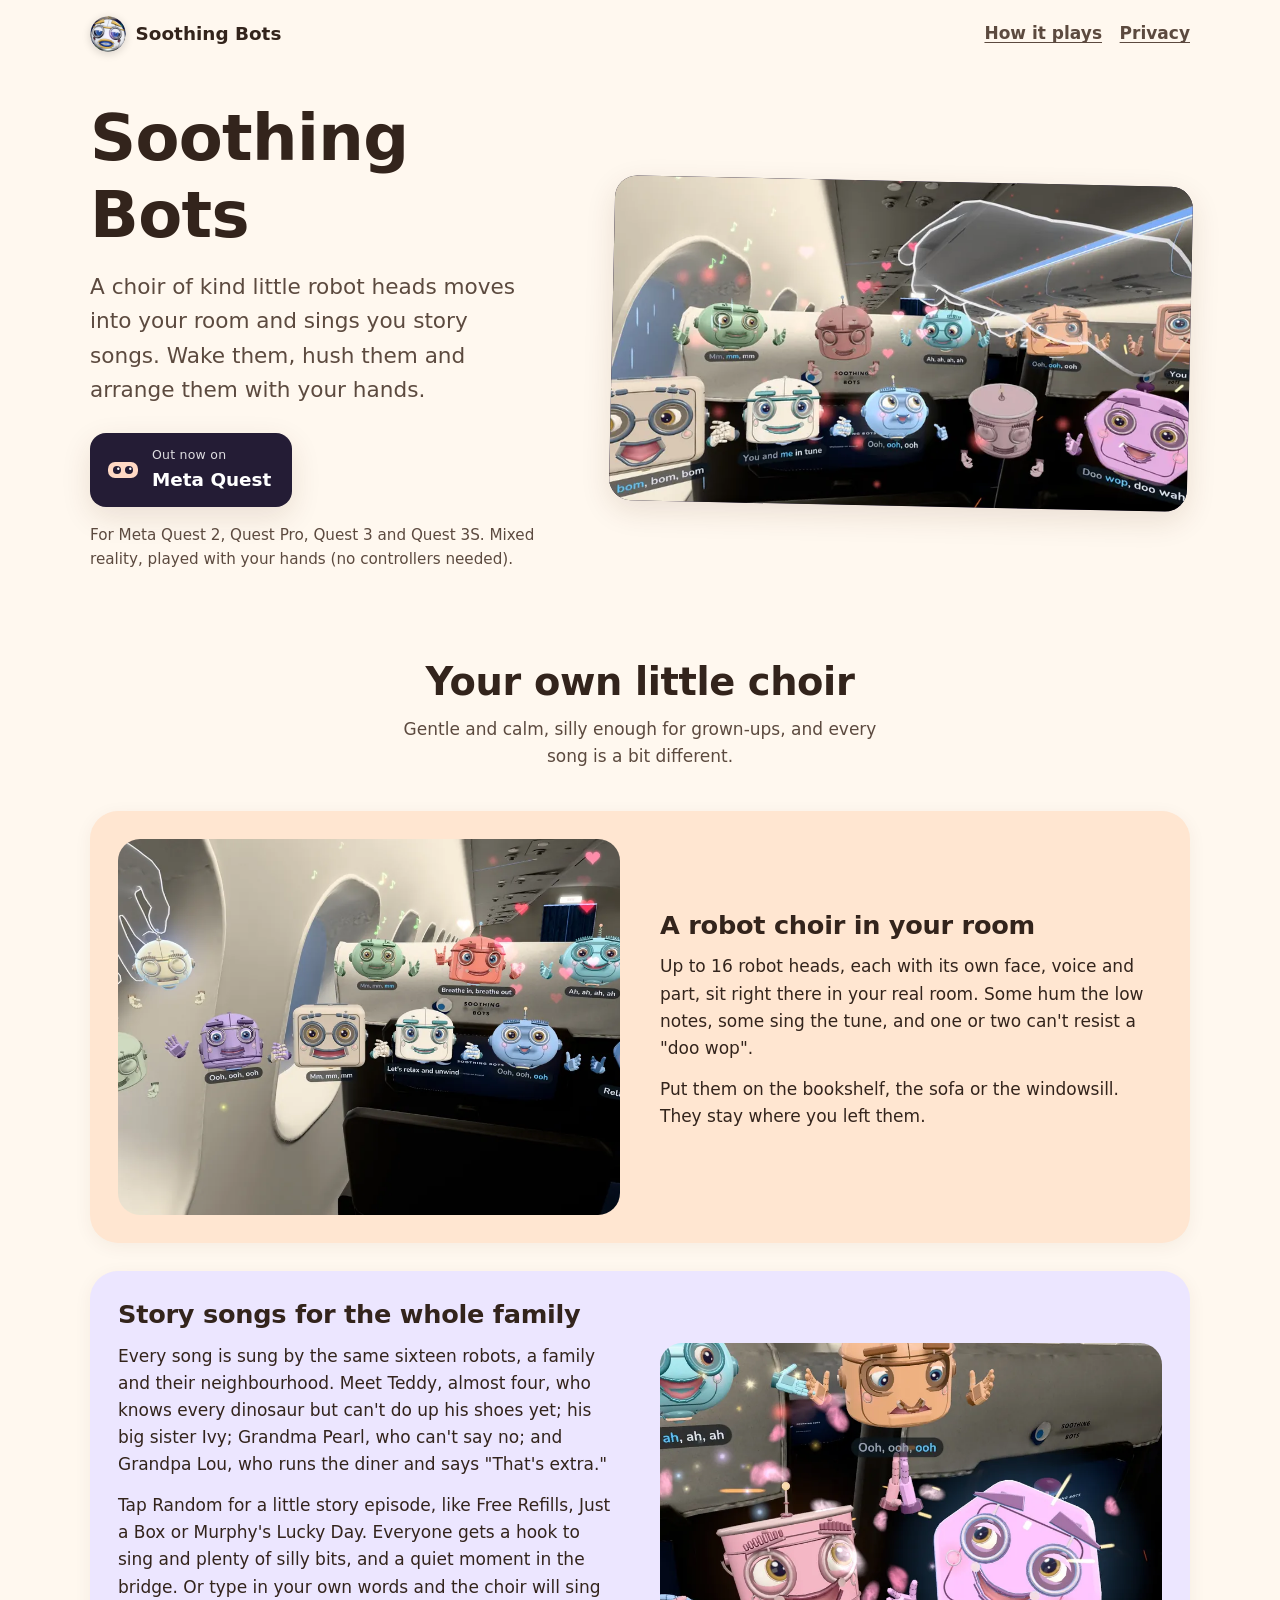
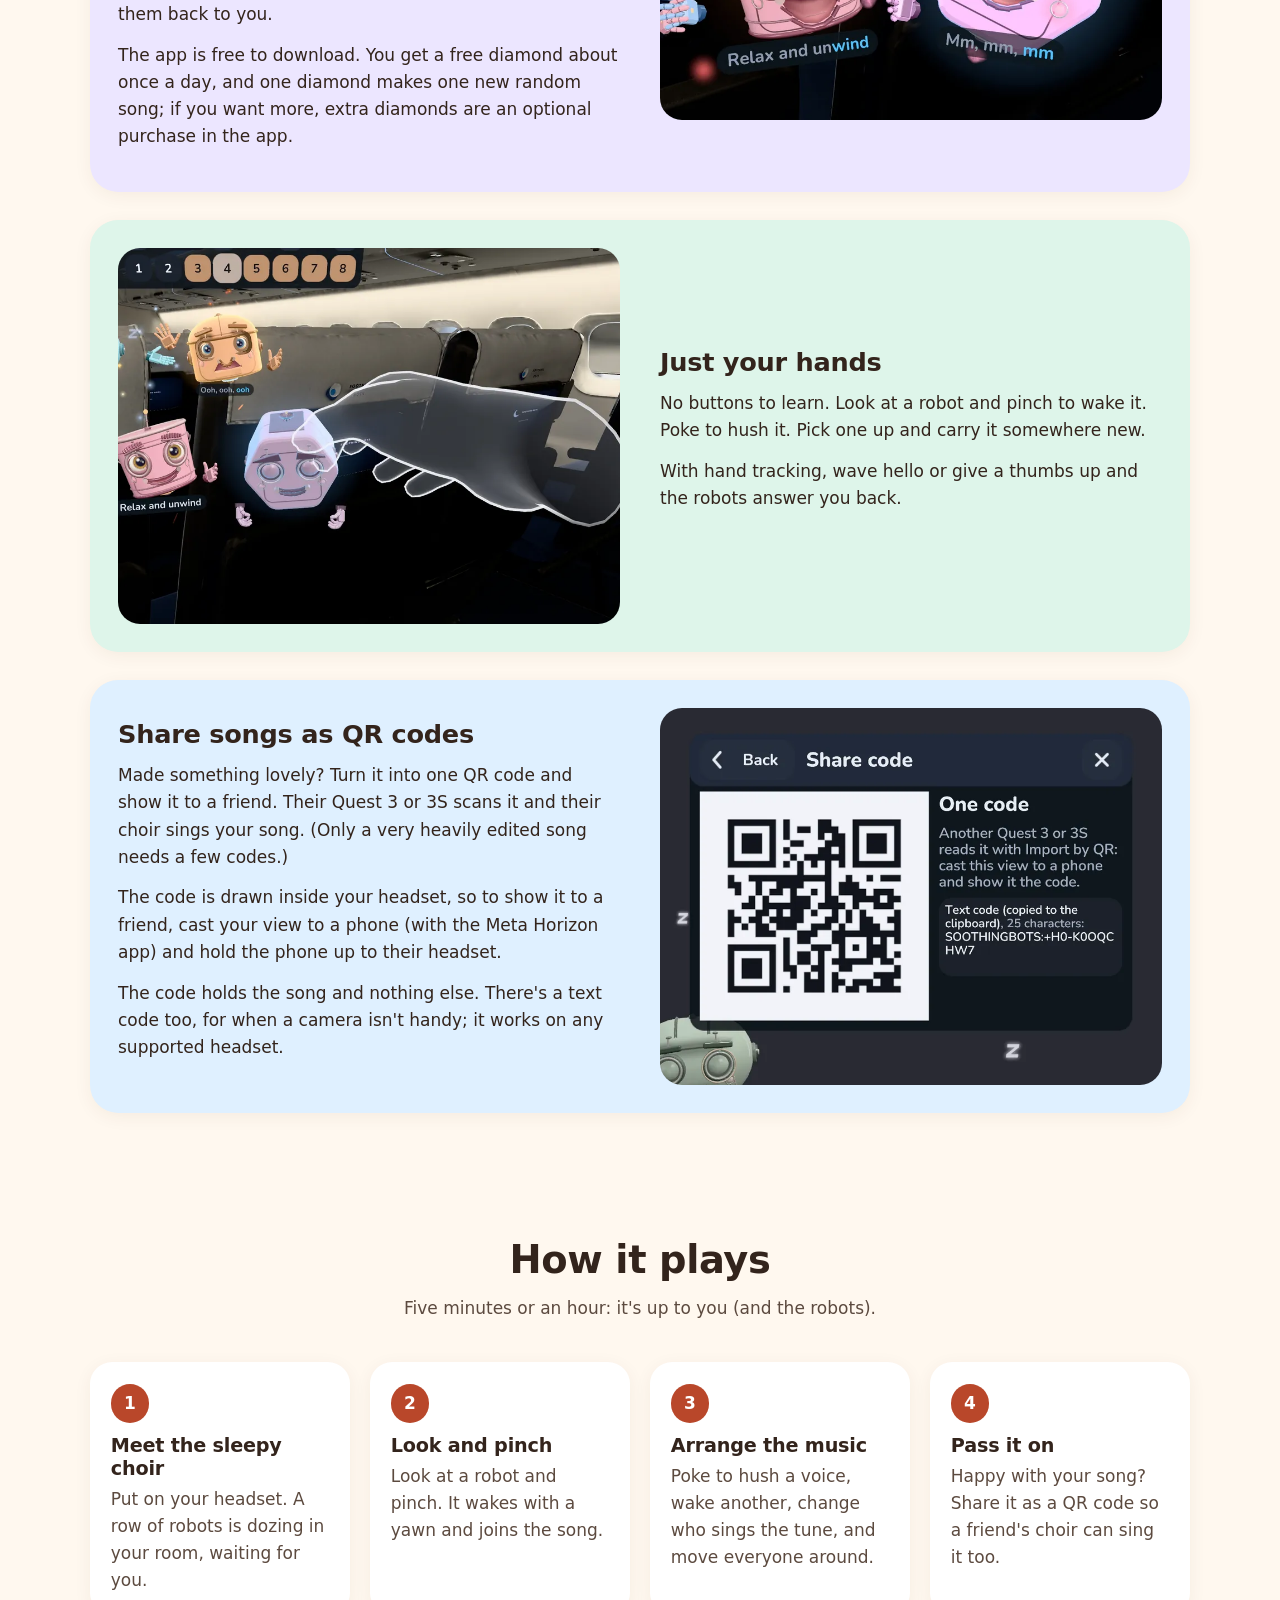
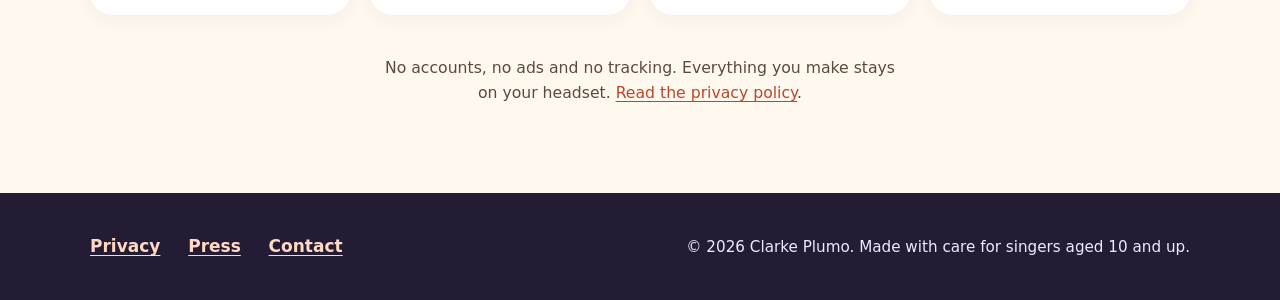
<file: index.html>
<!DOCTYPE html>
<html lang="en">
<head>
  <meta charset="utf-8">
  <meta name="viewport" content="width=device-width, initial-scale=1">
  <title>Soothing Bots: a robot choir in your room, for Meta Quest</title>
  <meta name="description" content="Soothing Bots is a mixed-reality music game for Meta Quest. Wake a choir of up to 16 kind robot heads in your room, arrange their story songs with your hands, and share songs as QR codes.">
  <meta name="theme-color" content="#fff8ef">
  <link rel="canonical" href="https://clrke.github.io/soothingbots/">
  <link rel="icon" href="favicon.ico" sizes="any">
  <link rel="icon" type="image/png" sizes="32x32" href="favicon-32.png">
  <link rel="icon" type="image/png" sizes="192x192" href="icon-192.png">
  <link rel="apple-touch-icon" href="apple-touch-icon.png">

  <meta property="og:type" content="website">
  <meta property="og:site_name" content="Soothing Bots">
  <meta property="og:title" content="Soothing Bots: a robot choir in your room">
  <meta property="og:description" content="A cosy mixed-reality music game for Meta Quest. Wake, mute and arrange a choir of kind robot heads with your hands.">
  <meta property="og:url" content="https://clrke.github.io/soothingbots/">
  <meta property="og:image" content="https://clrke.github.io/soothingbots/img/og.jpg">
  <meta property="og:image:width" content="1200">
  <meta property="og:image:height" content="630">
  <meta property="og:image:alt" content="A choir of pastel robot heads with big cartoon eyes sings lines such as 'You and me in tune' over airplane seat backs while an outlined hand reaches toward them.">
  <meta name="twitter:card" content="summary_large_image">

  <link rel="stylesheet" href="style.css">
</head>
<body>
  <a class="skip" href="#main">Skip to content</a>

  <header class="topbar">
    <div class="wrap">
      <a class="brand" href="./"><img src="icon-192.png" alt="" width="36" height="36">Soothing Bots</a>
      <nav aria-label="Site">
        <a href="#how">How it plays</a>
        <a href="privacy.html">Privacy</a>
      </nav>
    </div>
  </header>

  <main id="main">
    <section class="hero" aria-labelledby="title">
      <div class="wrap">
        <div>
          <h1 id="title">Soothing Bots</h1>
          <p class="pitch">A choir of kind little robot heads moves into your room and sings you story songs. Wake them, hush them and arrange them with your hands.</p>
          <a class="badge" href="https://www.meta.com/experiences/1091303100363781/" aria-label="Soothing Bots on the Meta Horizon Store: out now on Meta Quest">
            <svg width="34" height="34" viewBox="0 0 34 34" aria-hidden="true" focusable="false">
              <rect x="2" y="9" width="30" height="16" rx="7" fill="#ffd9c4"/>
              <circle cx="11" cy="17" r="4" fill="#241c35"/><circle cx="23" cy="17" r="4" fill="#241c35"/>
              <circle cx="12.3" cy="15.7" r="1.2" fill="#fff"/><circle cx="24.3" cy="15.7" r="1.2" fill="#fff"/>
            </svg>
            <span><small>Out now on</small><strong>Meta Quest</strong></span>
          </a>
          <p class="devices">For Meta Quest 2, Quest Pro, Quest 3 and Quest 3S. Mixed reality, played with your hands (no controllers needed).</p>
        </div>
        <figure class="hero-art">
          <img src="img/hero-1600.webp"
               srcset="img/hero-800.webp 800w, img/hero-1600.webp 1600w"
               sizes="(min-width: 900px) 600px, 100vw"
               width="1600" height="900" fetchpriority="high"
               alt="A choir of friendly pastel robot heads with big cartoon eyes, in mint, aqua, peach, cream, ivory, powder blue and lilac, sings lines such as 'You and me in tune' and 'Doo wop, doo wah' over airplane seat backs, with little floating hands and pink hearts, as an outlined hand reaches in. A rose robot and a pale pink one doze.">
        </figure>
      </div>
    </section>

    <section class="features" aria-labelledby="features-title">
      <div class="wrap">
        <h2 id="features-title" class="section-title">Your own little choir</h2>
        <p class="section-lead">Gentle and calm, silly enough for grown-ups, and every song is a bit different.</p>

        <article class="feature">
          <figure class="feature-art">
            <img src="img/choir-room.webp" width="1200" height="675" loading="lazy"
                 alt="Two rows of pastel robot heads float over the seat backs by a window, mint, coral, aqua, lilac, cream, ivory, powder blue and blue, each with its own lyric card, such as 'Breathe in, breathe out' and 'Relax and unwind', while an outlined hand pinches a sleepy cream robot.">
          </figure>
          <div>
            <h3>A robot choir in your room</h3>
            <p>Up to 16 robot heads, each with its own face, voice and part, sit right there in your real room. Some hum the low notes, some sing the tune, and one or two can't resist a "doo wop".</p>
            <p>Put them on the bookshelf, the sofa or the windowsill. They stay where you left them.</p>
          </div>
        </article>

        <article class="feature">
          <figure class="feature-art">
            <img src="img/story-songs.webp" width="900" height="900" loading="lazy"
                 alt="Close-up of smiling pastel robots singing: a pink bucket-shaped robot sings 'Relax and unwind', a lilac-pink six-sided one sings 'Mm, mm, mm' and a peach one sings 'Ooh, ooh, ooh', with an aqua robot beside them.">
          </figure>
          <div>
            <h3>Story songs for the whole family</h3>
            <p>Every song is sung by the same sixteen robots, a family and their neighbourhood. Meet Teddy, almost four, who knows every dinosaur but can't do up his shoes yet; his big sister Ivy; Grandma Pearl, who can't say no; and Grandpa Lou, who runs the diner and says "That's extra."</p>
            <p>Tap Random for a little story episode, like Free Refills, Just a Box or Murphy's Lucky Day. Everyone gets a hook to sing and plenty of silly bits, and a quiet moment in the bridge. Or type in your own words and the choir will sing them back to you.</p>
            <p>The app is free to download. You get a free diamond about once a day, and one diamond makes one new random song; if you want more, extra diamonds are an optional purchase in the app.</p>
          </div>
        </article>

        <article class="feature">
          <figure class="feature-art">
            <img src="img/hands-pinch.webp" width="900" height="900" loading="lazy"
                 alt="An outlined hand pinches a sleepy pale pink robot awake, next to a pink robot singing 'Relax and unwind' and a peach robot singing 'Ooh, ooh, ooh', under a robot's settings panel.">
          </figure>
          <div>
            <h3>Just your hands</h3>
            <p>No buttons to learn. Look at a robot and pinch to wake it. Poke to hush it. Pick one up and carry it somewhere new.</p>
            <p>With hand tracking, wave hello or give a thumbs up and the robots answer you back.</p>
          </div>
        </article>

        <article class="feature">
          <figure class="feature-art">
            <img src="img/share-qr.webp" width="900" height="720" loading="lazy"
                 alt="The Share code panel showing a single QR code under the heading 'One code', with a short text code beside it and a sleepy mint robot below.">
          </figure>
          <div>
            <h3>Share songs as QR codes</h3>
            <p>Made something lovely? Turn it into one QR code and show it to a friend. Their Quest 3 or 3S scans it and their choir sings your song. (Only a very heavily edited song needs a few codes.)</p>
            <p>The code is drawn inside your headset, so to show it to a friend, cast your view to a phone (with the Meta Horizon app) and hold the phone up to their headset.</p>
            <p>The code holds the song and nothing else. There's a text code too, for when a camera isn't handy; it works on any supported headset.</p>
          </div>
        </article>
      </div>
    </section>

    <section class="how" id="how" aria-labelledby="how-title">
      <div class="wrap">
        <h2 id="how-title" class="section-title">How it plays</h2>
        <p class="section-lead">Five minutes or an hour: it's up to you (and the robots).</p>
        <ol class="steps">
          <li>
            <h3>Meet the sleepy choir</h3>
            <p>Put on your headset. A row of robots is dozing in your room, waiting for you.</p>
          </li>
          <li>
            <h3>Look and pinch</h3>
            <p>Look at a robot and pinch. It wakes with a yawn and joins the song.</p>
          </li>
          <li>
            <h3>Arrange the music</h3>
            <p>Poke to hush a voice, wake another, change who sings the tune, and move everyone around.</p>
          </li>
          <li>
            <h3>Pass it on</h3>
            <p>Happy with your song? Share it as a QR code so a friend's choir can sing it too.</p>
          </li>
        </ol>
        <p class="note">No accounts, no ads and no tracking. Everything you make stays on your headset. <a href="privacy.html">Read the privacy policy</a>.</p>
      </div>
    </section>
  </main>

  <footer class="footer">
    <div class="wrap">
      <nav aria-label="Footer">
        <a href="privacy.html">Privacy</a>
        <a href="press.html">Press</a>
        <a href="mailto:clarke.plumo@gmail.com">Contact</a>
      </nav>
      <p>&copy; 2026 Clarke Plumo. Made with care for singers aged 10 and up.</p>
    </div>
  </footer>
</body>
</html>
</file>
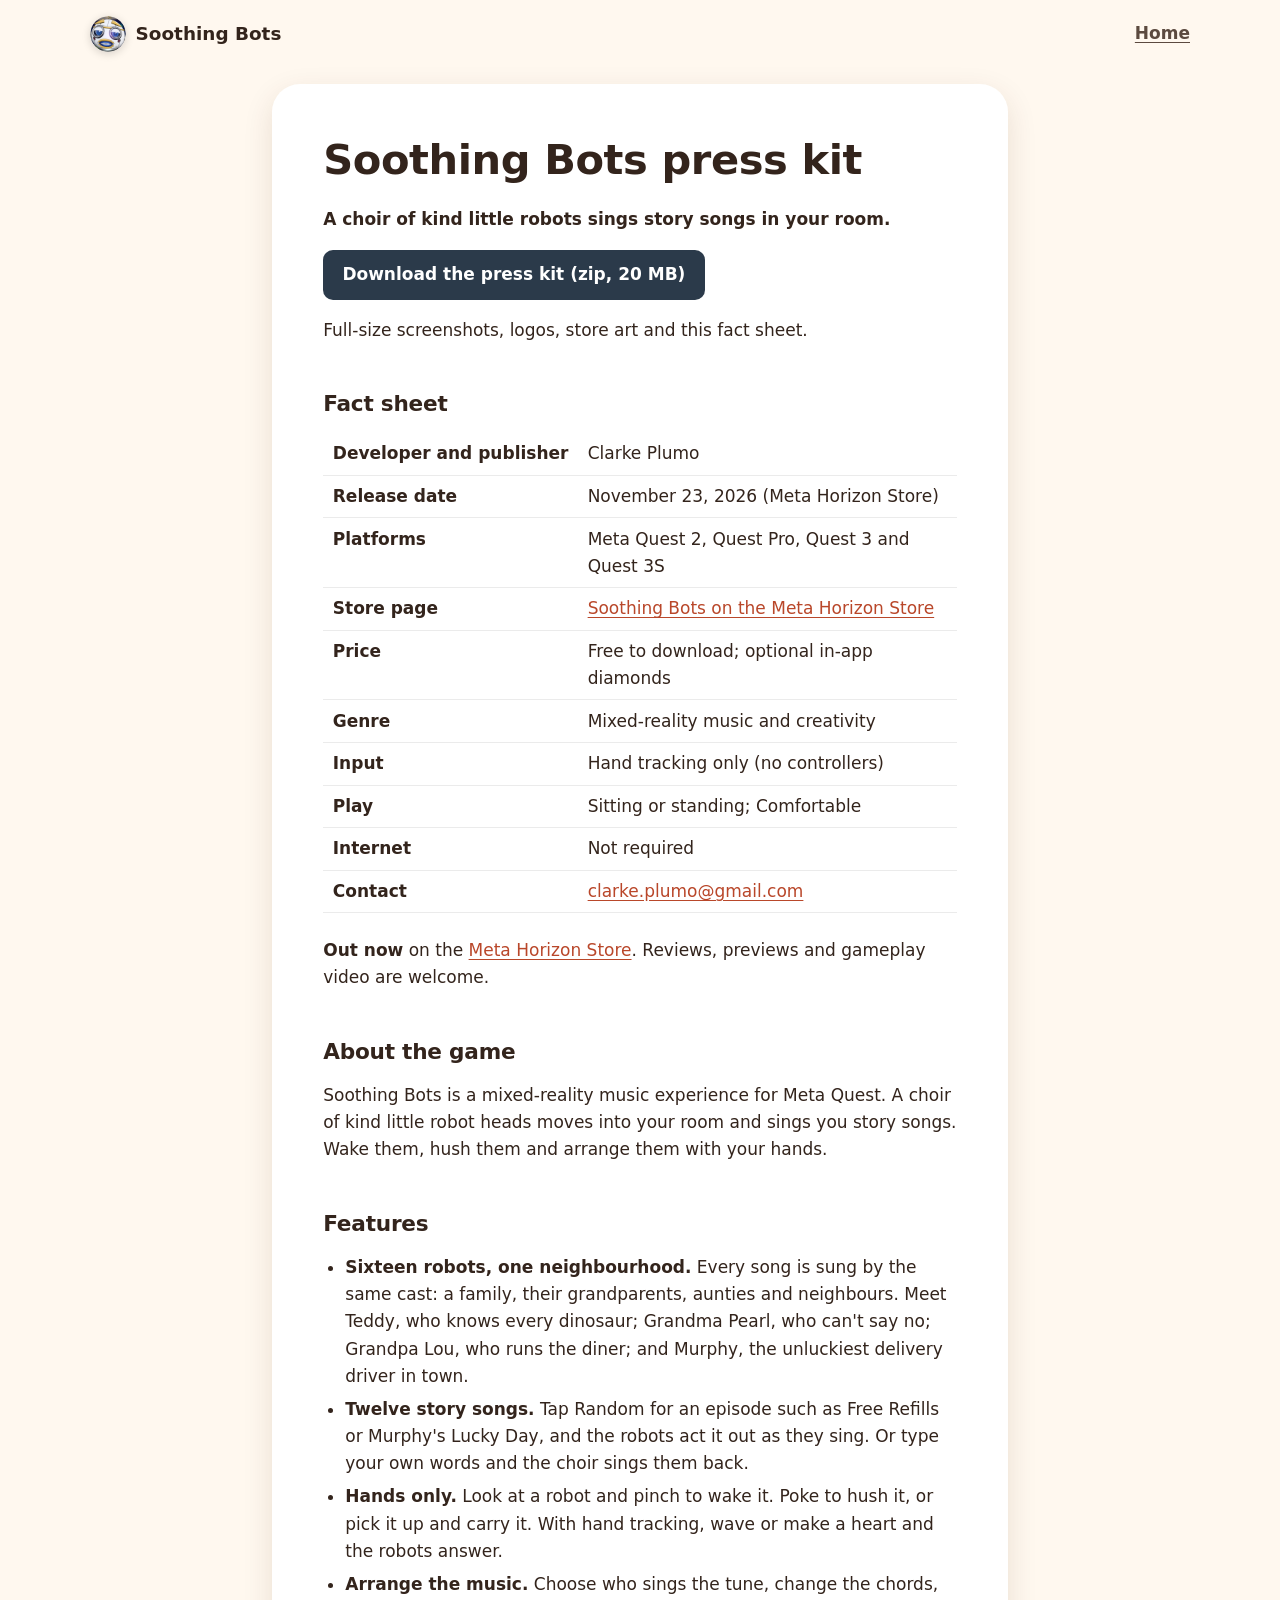
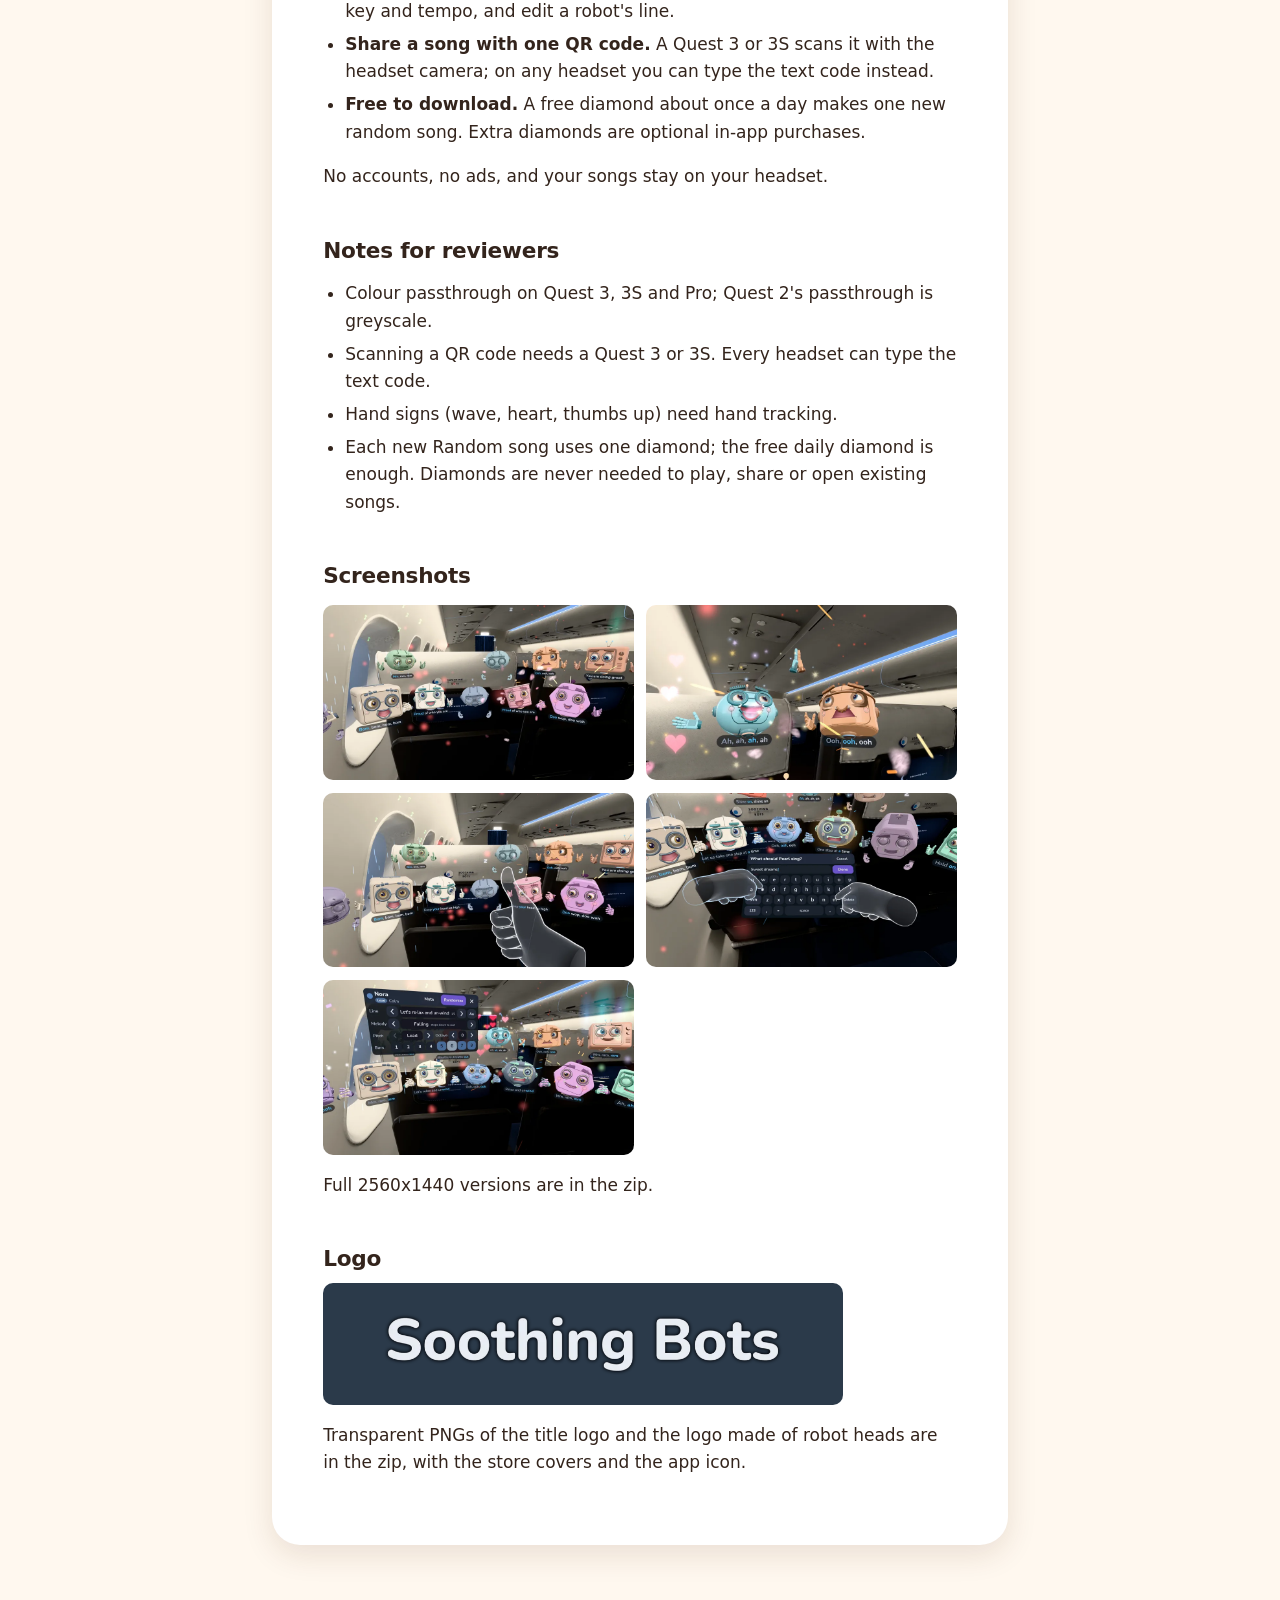
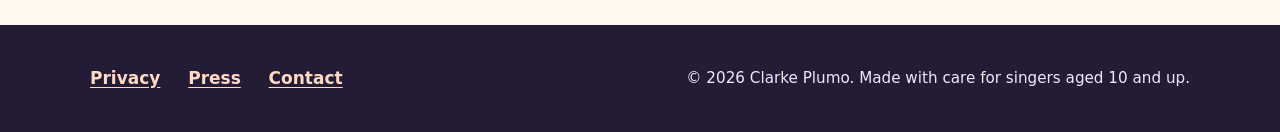
<file: press.html>
<!DOCTYPE html>
<html lang="en">
<head>
  <meta charset="utf-8">
  <meta name="viewport" content="width=device-width, initial-scale=1">
  <title>Soothing Bots Press Kit</title>
  <meta name="description" content="Press kit for Soothing Bots, a mixed-reality music game for Meta Quest: fact sheet, screenshots, logos and store art.">
  <meta name="theme-color" content="#fff8ef">
  <link rel="canonical" href="https://clrke.github.io/soothingbots/press.html">
  <link rel="icon" href="favicon.ico" sizes="any">
  <link rel="icon" type="image/png" sizes="32x32" href="favicon-32.png">
  <link rel="apple-touch-icon" href="apple-touch-icon.png">
  <meta property="og:type" content="article">
  <meta property="og:site_name" content="Soothing Bots">
  <meta property="og:title" content="Soothing Bots Press Kit">
  <meta property="og:url" content="https://clrke.github.io/soothingbots/press.html">
  <meta property="og:image" content="https://clrke.github.io/soothingbots/img/og.jpg">
  <link rel="stylesheet" href="style.css">
  <style>
    .facts { border-collapse: collapse; width: 100%; margin: 1rem 0 1.5rem; }
    .facts th, .facts td { text-align: left; vertical-align: top; padding: .45rem .6rem; border-bottom: 1px solid rgba(0,0,0,.08); }
    .facts th { white-space: nowrap; width: 12rem; }
    .shots { display: grid; grid-template-columns: repeat(auto-fill, minmax(260px, 1fr)); gap: .8rem; margin: 1rem 0; }
    .shots img, .press-logo { width: 100%; height: auto; border-radius: 10px; display: block; }
    .press-logo { max-width: 520px; background: #2b3a4a; padding: 1rem; box-sizing: border-box; }
    .download { display: inline-block; padding: .7rem 1.2rem; border-radius: 10px; background: #2b3a4a; color: #fff; text-decoration: none; font-weight: 700; }
  </style>
</head>
<body>
  <a class="skip" href="#main">Skip to content</a>
  <header class="topbar">
    <div class="wrap">
      <a class="brand" href="./"><img src="icon-192.png" alt="" width="36" height="36">Soothing Bots</a>
      <nav aria-label="Site">
        <a href="./">Home</a>
      </nav>
    </div>
  </header>
  <main id="main" class="doc">
    <div class="wrap">
      <article>
        <h1>Soothing Bots press kit</h1>
        <p><strong>A choir of kind little robots sings story songs in your room.</strong></p>
        <p><a class="download" href="https://github.com/clrke/soothingbots/releases/download/press-kit/SoothingBots-PressKit.zip">Download the press kit (zip, 20 MB)</a></p>
        <p>Full-size screenshots, logos, store art and this fact sheet.</p>

        <h2>Fact sheet</h2>
        <table class="facts">
          <tr><th scope="row">Developer and publisher</th><td>Clarke Plumo</td></tr>
          <tr><th scope="row">Release date</th><td>November 23, 2026 (Meta Horizon Store)</td></tr>
          <tr><th scope="row">Platforms</th><td>Meta Quest 2, Quest Pro, Quest 3 and Quest 3S</td></tr>
          <tr><th scope="row">Store page</th><td><a href="https://www.meta.com/experiences/1091303100363781/">Soothing Bots on the Meta Horizon Store</a></td></tr>
          <tr><th scope="row">Price</th><td>Free to download; optional in-app diamonds</td></tr>
          <tr><th scope="row">Genre</th><td>Mixed-reality music and creativity</td></tr>
          <tr><th scope="row">Input</th><td>Hand tracking only (no controllers)</td></tr>
          <tr><th scope="row">Play</th><td>Sitting or standing; Comfortable</td></tr>
          <tr><th scope="row">Internet</th><td>Not required</td></tr>
          <tr><th scope="row">Contact</th><td><a href="mailto:clarke.plumo@gmail.com">clarke.plumo@gmail.com</a></td></tr>
        </table>
        <p><strong>Out now</strong> on the <a href="https://www.meta.com/experiences/1091303100363781/">Meta Horizon Store</a>. Reviews, previews and gameplay video are welcome.</p>

        <h2>About the game</h2>
        <p>Soothing Bots is a mixed-reality music experience for Meta Quest. A choir of kind little robot heads moves into your room and sings you story songs. Wake them, hush them and arrange them with your hands.</p>

        <h2>Features</h2>
        <ul>
          <li><strong>Sixteen robots, one neighbourhood.</strong> Every song is sung by the same cast: a family, their grandparents, aunties and neighbours. Meet Teddy, who knows every dinosaur; Grandma Pearl, who can't say no; Grandpa Lou, who runs the diner; and Murphy, the unluckiest delivery driver in town.</li>
          <li><strong>Twelve story songs.</strong> Tap Random for an episode such as Free Refills or Murphy's Lucky Day, and the robots act it out as they sing. Or type your own words and the choir sings them back.</li>
          <li><strong>Hands only.</strong> Look at a robot and pinch to wake it. Poke to hush it, or pick it up and carry it. With hand tracking, wave or make a heart and the robots answer.</li>
          <li><strong>Arrange the music.</strong> Choose who sings the tune, change the chords, key and tempo, and edit a robot's line.</li>
          <li><strong>Share a song with one QR code.</strong> A Quest 3 or 3S scans it with the headset camera; on any headset you can type the text code instead.</li>
          <li><strong>Free to download.</strong> A free diamond about once a day makes one new random song. Extra diamonds are optional in-app purchases.</li>
        </ul>
        <p>No accounts, no ads, and your songs stay on your headset.</p>

        <h2>Notes for reviewers</h2>
        <ul>
          <li>Colour passthrough on Quest 3, 3S and Pro; Quest 2's passthrough is greyscale.</li>
          <li>Scanning a QR code needs a Quest 3 or 3S. Every headset can type the text code.</li>
          <li>Hand signs (wave, heart, thumbs up) need hand tracking.</li>
          <li>Each new Random song uses one diamond; the free daily diamond is enough. Diamonds are never needed to play, share or open existing songs.</li>
        </ul>

        <h2>Screenshots</h2>
        <div class="shots">
          <img src="img/press/screenshot_1_choir.webp" width="960" height="540" loading="lazy" alt="The robot choir sings with lyric captions, floating in an airplane cabin.">
          <img src="img/press/screenshot_2_singing_closeup.webp" width="960" height="540" loading="lazy" alt="Two robots sing up close, with hearts and sparkles around them.">
          <img src="img/press/screenshot_3_thumbs_up.webp" width="960" height="540" loading="lazy" alt="The player's hand gives the choir a thumbs up.">
          <img src="img/press/screenshot_4_type_a_line.webp" width="960" height="540" loading="lazy" alt="Typing a new line for Pearl to sing on the in-app keyboard.">
          <img src="img/press/screenshot_5_bot_panel.webp" width="960" height="540" loading="lazy" alt="Nora's panel: her line, melody, pitch and bars.">
        </div>
        <p>Full 2560x1440 versions are in the zip.</p>

        <h2>Logo</h2>
        <img class="press-logo" src="img/press/logo.webp" width="900" height="166" loading="lazy" alt="Soothing Bots title logo.">
        <p>Transparent PNGs of the title logo and the logo made of robot heads are in the zip, with the store covers and the app icon.</p>
      </article>
    </div>
  </main>

  <footer class="footer">
    <div class="wrap">
      <nav aria-label="Footer">
        <a href="privacy.html">Privacy</a>
        <a href="press.html">Press</a>
        <a href="mailto:clarke.plumo@gmail.com">Contact</a>
      </nav>
      <p>&copy; 2026 Clarke Plumo. Made with care for singers aged 10 and up.</p>
    </div>
  </footer>
</body>
</html>
</file>
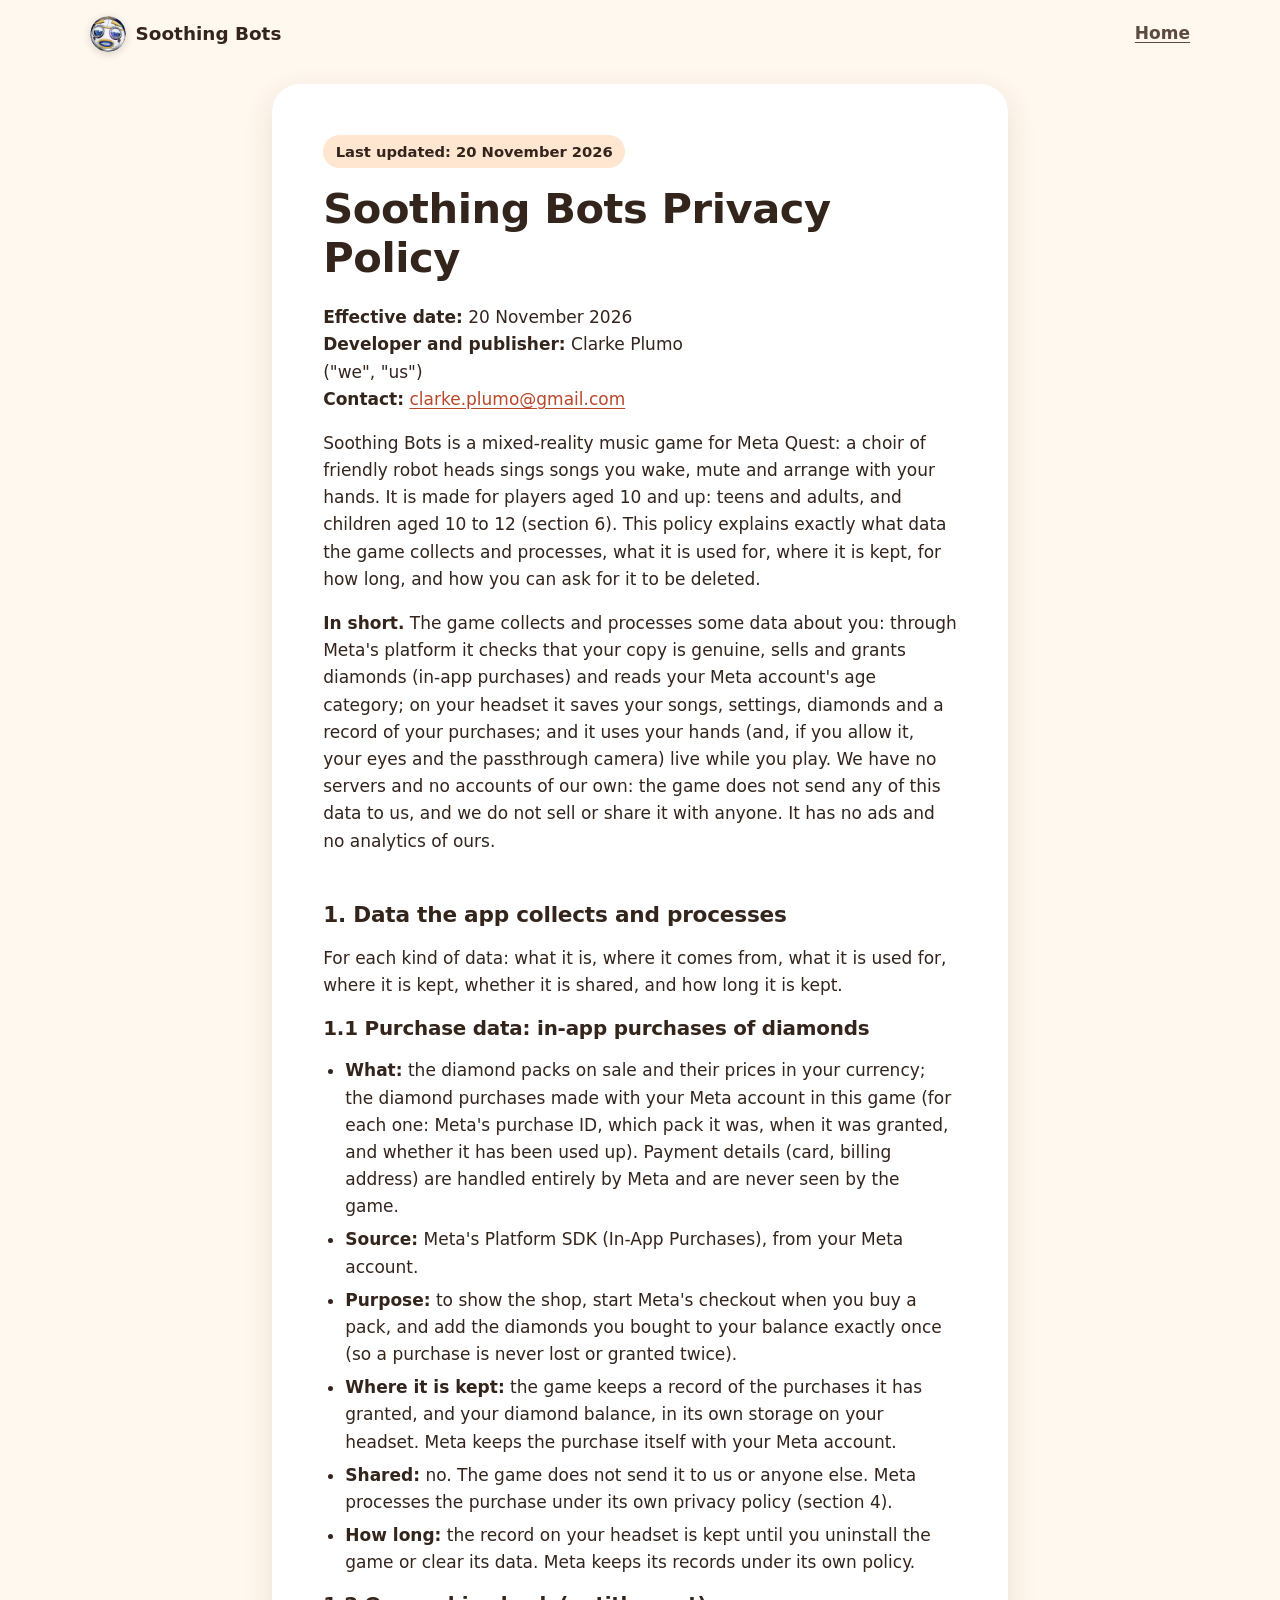
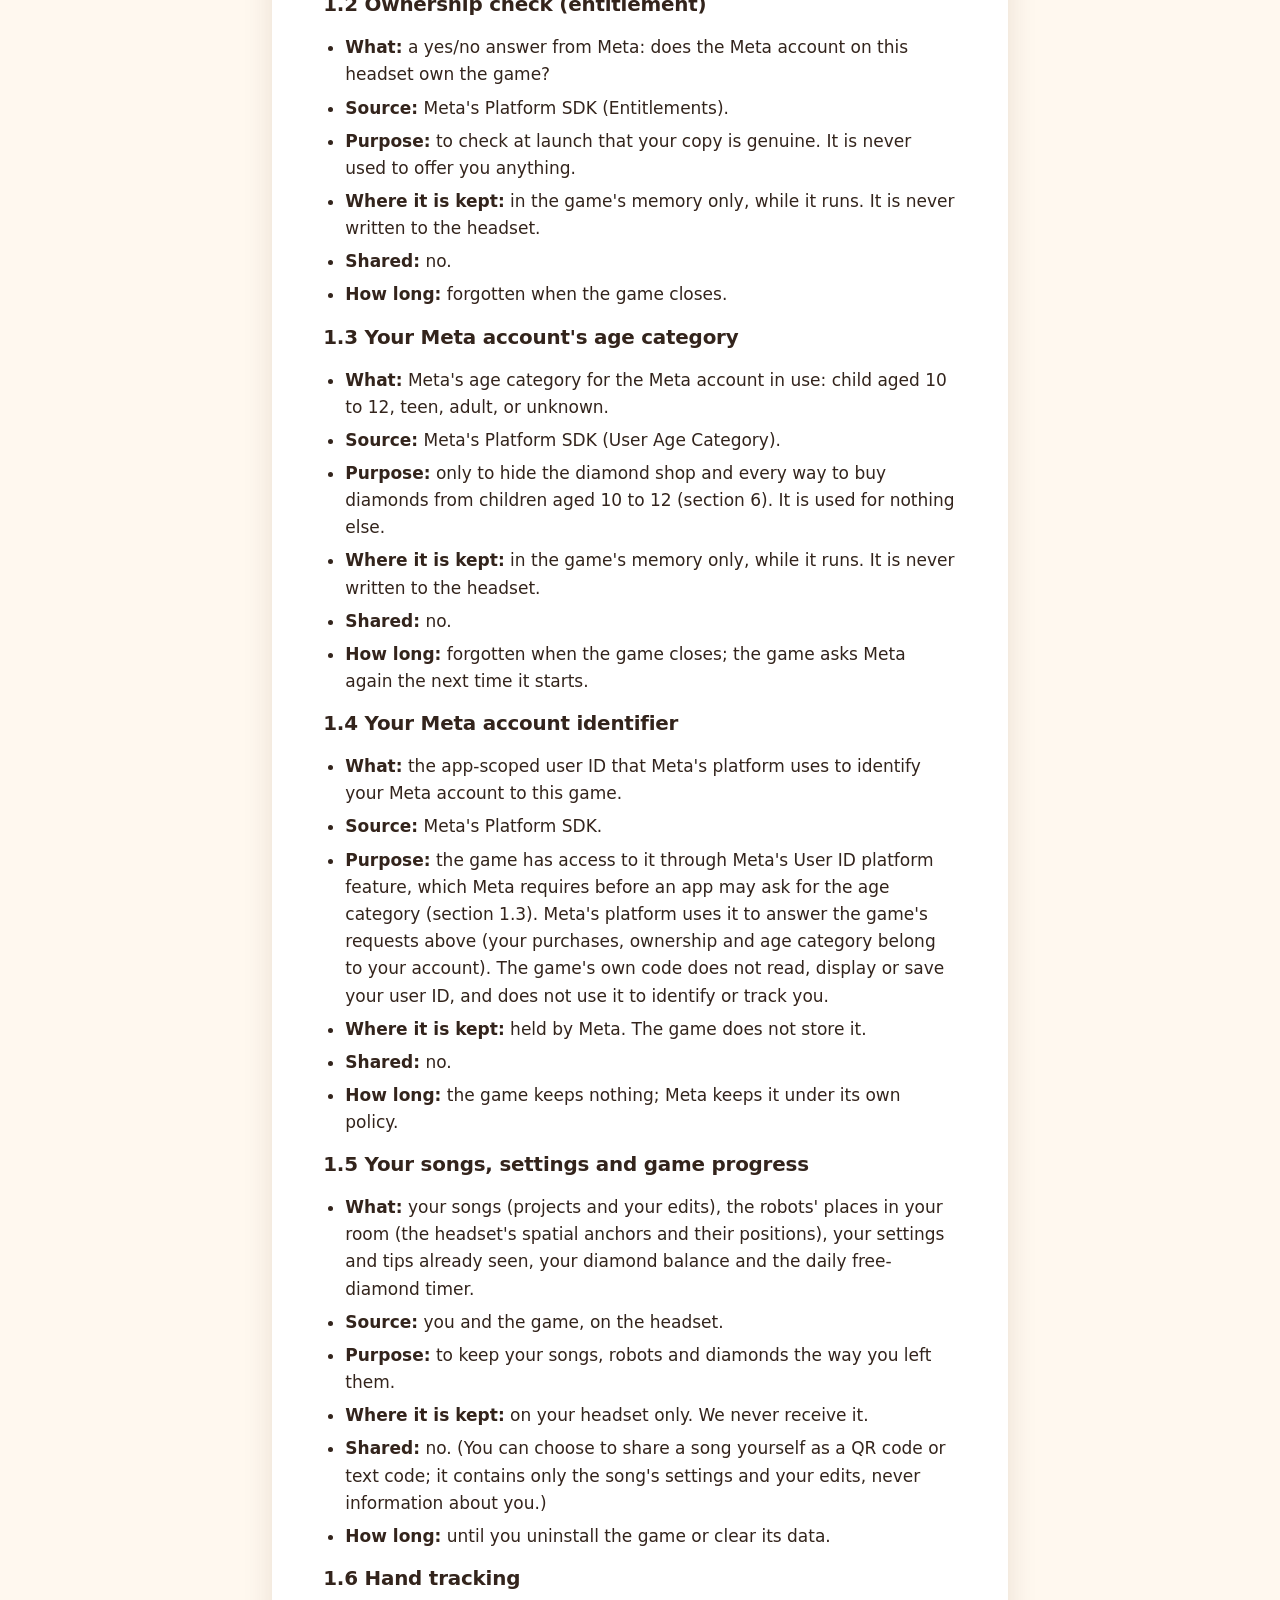
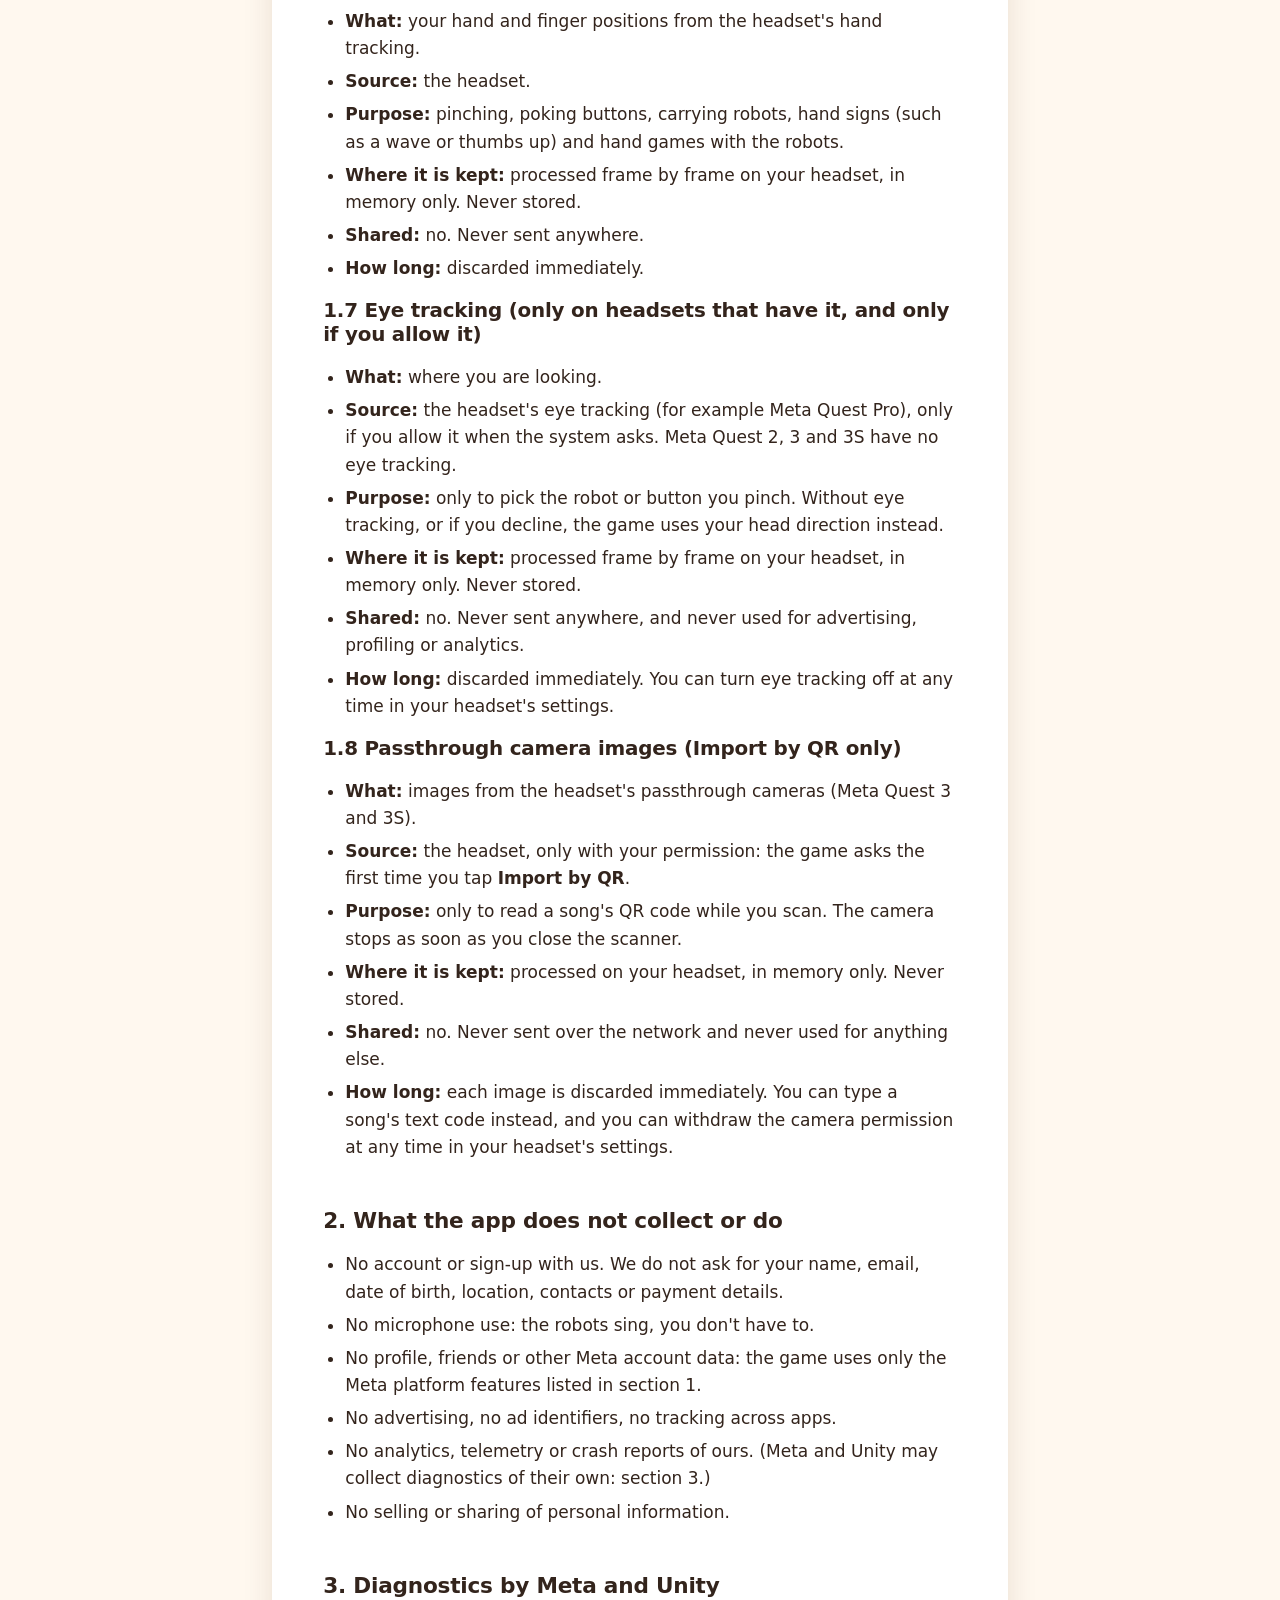
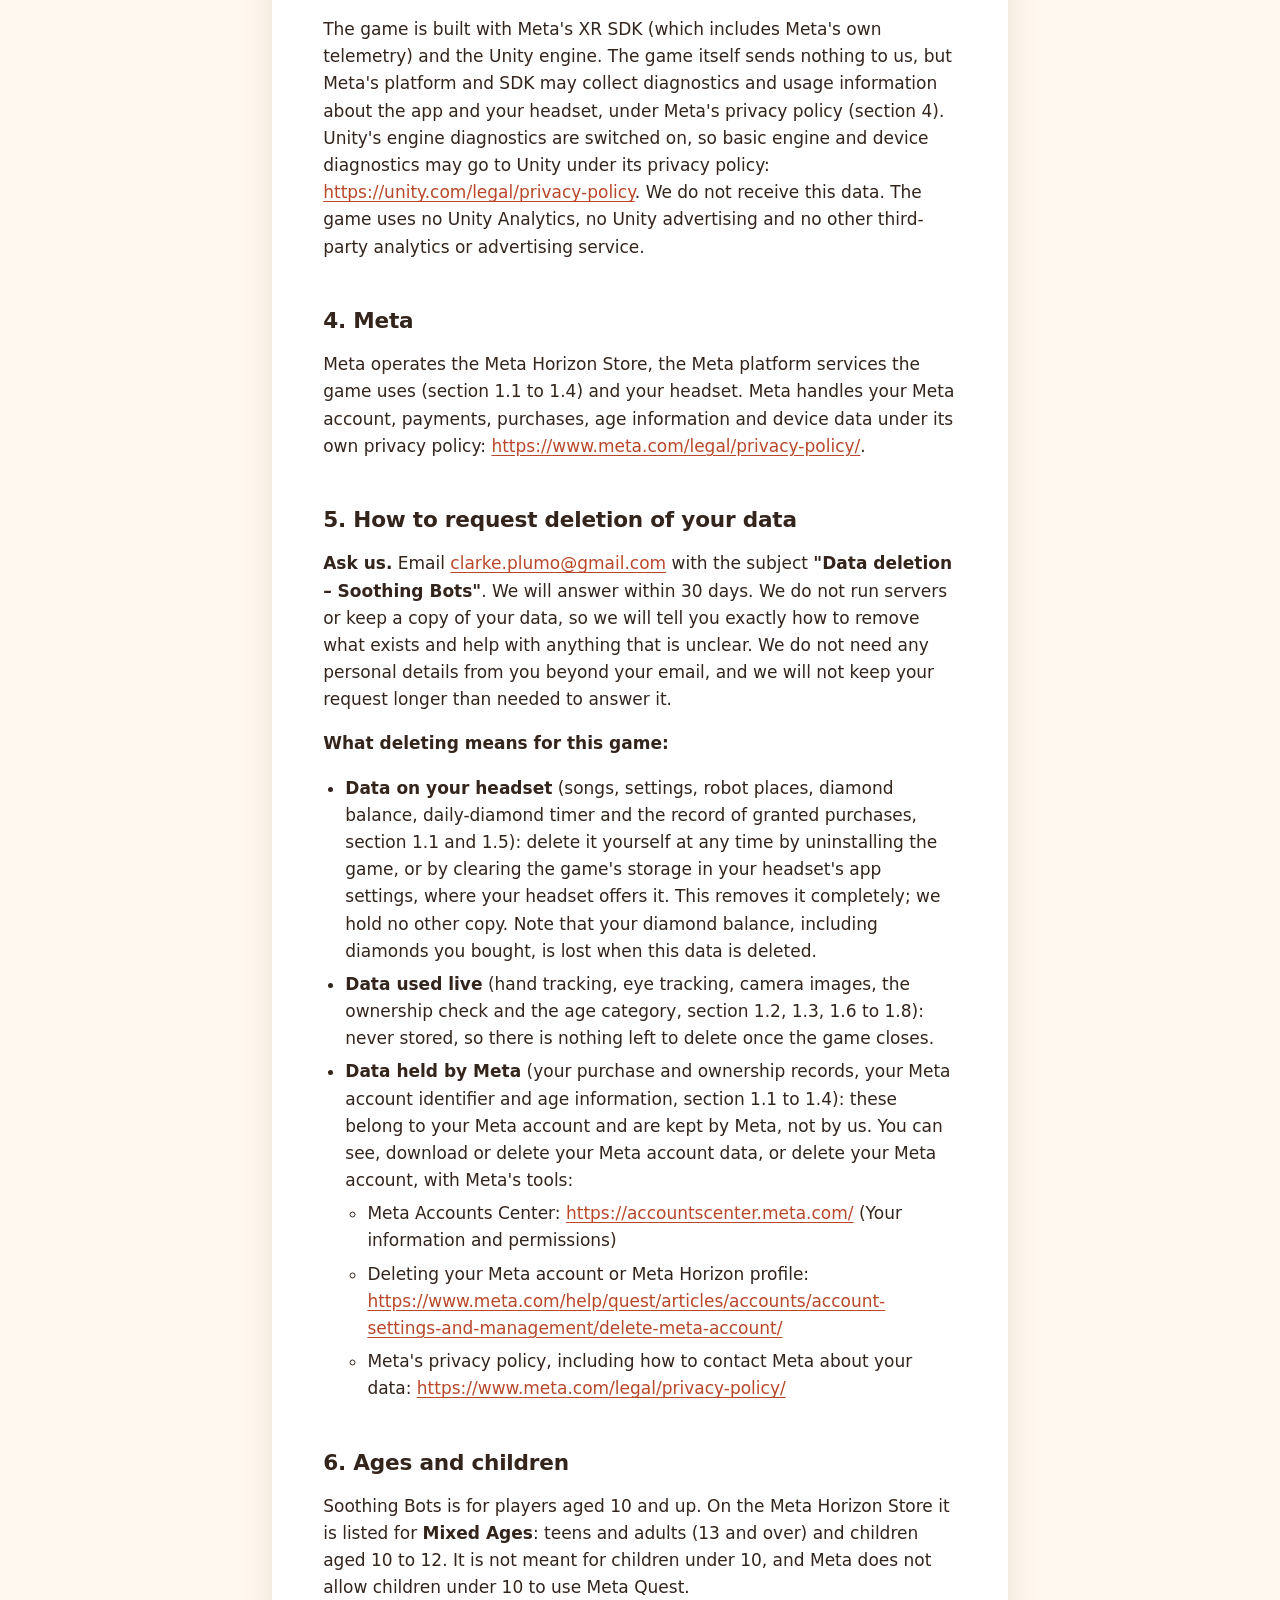
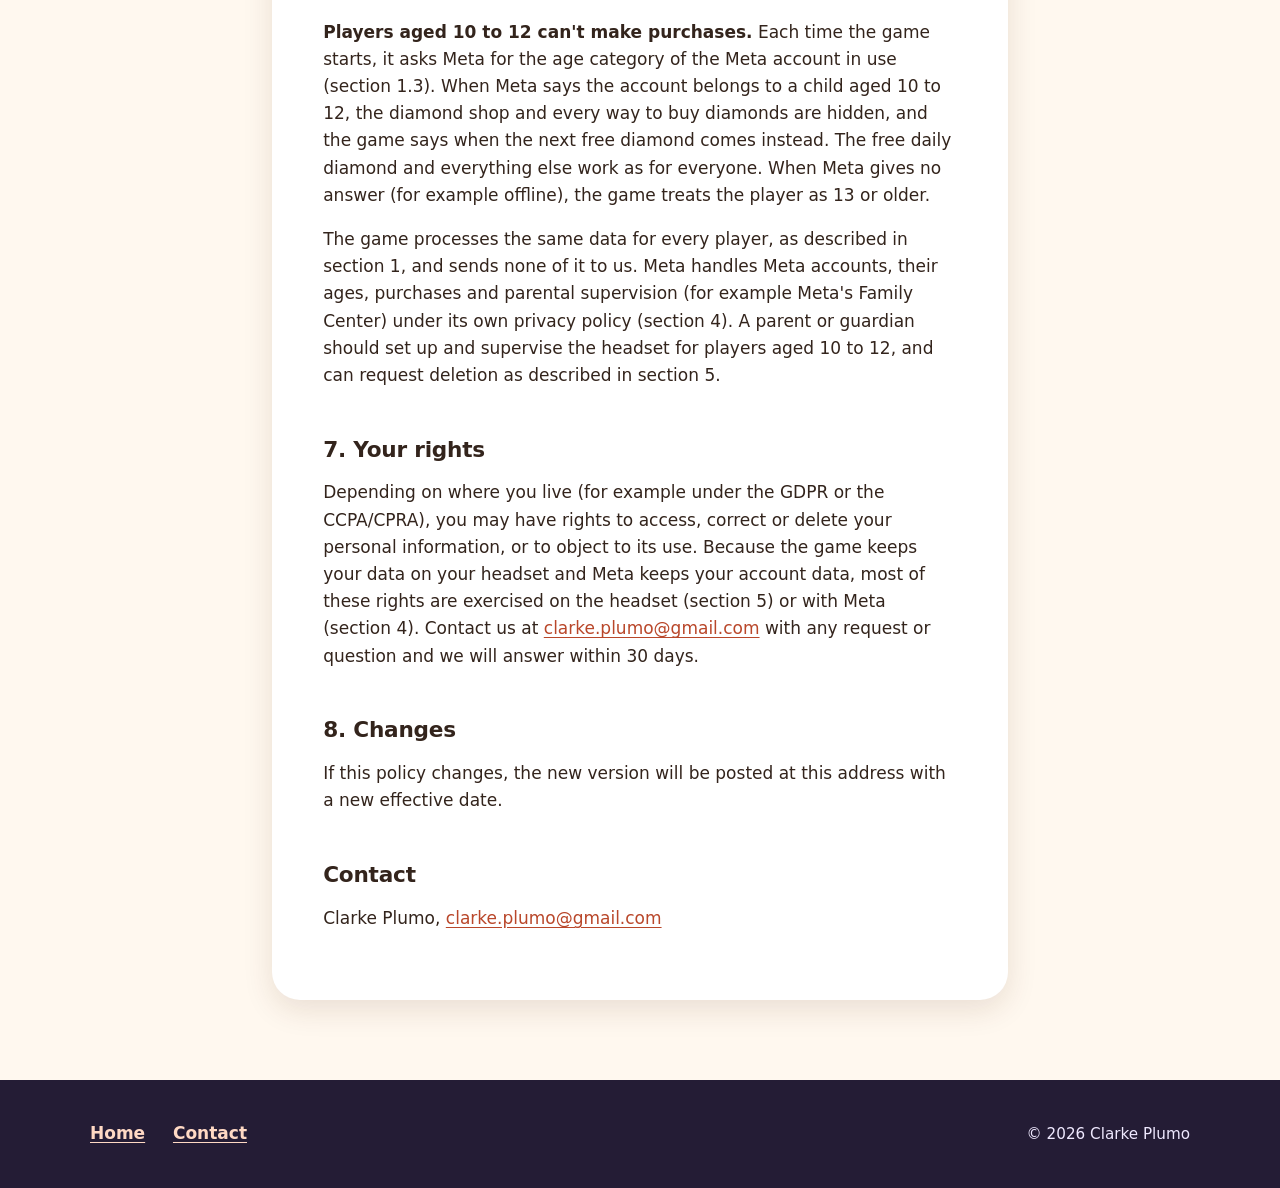
<file: privacy.html>
<!DOCTYPE html>
<html lang="en">
<head>
  <meta charset="utf-8">
  <meta name="viewport" content="width=device-width, initial-scale=1">
  <title>Soothing Bots Privacy Policy</title>
  <meta name="description" content="The privacy policy for Soothing Bots, a mixed-reality music game for Meta Quest.">
  <meta name="theme-color" content="#fff8ef">
  <link rel="canonical" href="https://clrke.github.io/soothingbots/privacy.html">
  <link rel="icon" href="favicon.ico" sizes="any">
  <link rel="icon" type="image/png" sizes="32x32" href="favicon-32.png">
  <link rel="apple-touch-icon" href="apple-touch-icon.png">
  <meta property="og:type" content="article">
  <meta property="og:site_name" content="Soothing Bots">
  <meta property="og:title" content="Soothing Bots Privacy Policy">
  <meta property="og:url" content="https://clrke.github.io/soothingbots/privacy.html">
  <meta property="og:image" content="https://clrke.github.io/soothingbots/img/og.jpg">
  <link rel="stylesheet" href="style.css">
</head>
<body>
  <a class="skip" href="#main">Skip to content</a>
  <header class="topbar">
    <div class="wrap">
      <a class="brand" href="./"><img src="icon-192.png" alt="" width="36" height="36">Soothing Bots</a>
      <nav aria-label="Site">
        <a href="./">Home</a>
      </nav>
    </div>
  </header>
  <main id="main" class="doc">
    <div class="wrap">
      <article>
        <p class="updated">Last updated: 20 November 2026</p>
<h1 id="soothing-bots-privacy-policy">Soothing Bots Privacy Policy</h1>
<p><strong>Effective date:</strong> 20 November 2026<br />
<strong>Developer and publisher:</strong> Clarke Plumo<br />
("we", "us")<br />
<strong>Contact:</strong> <a href="mailto:clarke.plumo@gmail.com"
class="email">clarke.plumo@gmail.com</a></p>
<p>Soothing Bots is a mixed-reality music game for Meta Quest: a choir
of friendly robot heads sings songs you wake, mute and arrange with your
hands. It is made for players aged 10 and up: teens and adults, and
children aged 10 to 12 (section 6). This policy explains exactly what
data the game collects and processes, what it is used for, where it is
kept, for how long, and how you can ask for it to be deleted.</p>
<p><strong>In short.</strong> The game collects and processes some data
about you: through Meta's platform it checks that your copy is genuine,
sells and grants diamonds (in-app purchases) and reads your Meta
account's age category; on your headset it saves your songs, settings,
diamonds and a record of your purchases; and it uses your hands (and, if
you allow it, your eyes and the passthrough camera) live while you play.
We have no servers and no accounts of our own: the game does not send
any of this data to us, and we do not sell or share it with anyone. It
has no ads and no analytics of ours.</p>
<h2 id="data-the-app-collects-and-processes">1. Data the app collects
and processes</h2>
<p>For each kind of data: what it is, where it comes from, what it is
used for, where it is kept, whether it is shared, and how long it is
kept.</p>
<h3 id="purchase-data-in-app-purchases-of-diamonds">1.1 Purchase data:
in-app purchases of diamonds</h3>
<ul>
<li><strong>What:</strong> the diamond packs on sale and their prices in
your currency; the diamond purchases made with your Meta account in this
game (for each one: Meta's purchase ID, which pack it was, when it was
granted, and whether it has been used up). Payment details (card,
billing address) are handled entirely by Meta and are never seen by the
game.</li>
<li><strong>Source:</strong> Meta's Platform SDK (In-App Purchases),
from your Meta account.</li>
<li><strong>Purpose:</strong> to show the shop, start Meta's checkout
when you buy a pack, and add the diamonds you bought to your balance
exactly once (so a purchase is never lost or granted twice).</li>
<li><strong>Where it is kept:</strong> the game keeps a record of the
purchases it has granted, and your diamond balance, in its own storage
on your headset. Meta keeps the purchase itself with your Meta
account.</li>
<li><strong>Shared:</strong> no. The game does not send it to us or
anyone else. Meta processes the purchase under its own privacy policy
(section 4).</li>
<li><strong>How long:</strong> the record on your headset is kept until
you uninstall the game or clear its data. Meta keeps its records under
its own policy.</li>
</ul>
<h3 id="ownership-check-entitlement">1.2 Ownership check
(entitlement)</h3>
<ul>
<li><strong>What:</strong> a yes/no answer from Meta: does the Meta
account on this headset own the game?</li>
<li><strong>Source:</strong> Meta's Platform SDK (Entitlements).</li>
<li><strong>Purpose:</strong> to check at launch that your copy is
genuine. It is never used to offer you anything.</li>
<li><strong>Where it is kept:</strong> in the game's memory only, while
it runs. It is never written to the headset.</li>
<li><strong>Shared:</strong> no.</li>
<li><strong>How long:</strong> forgotten when the game closes.</li>
</ul>
<h3 id="your-meta-accounts-age-category">1.3 Your Meta account's age
category</h3>
<ul>
<li><strong>What:</strong> Meta's age category for the Meta account in
use: child aged 10 to 12, teen, adult, or unknown.</li>
<li><strong>Source:</strong> Meta's Platform SDK (User Age
Category).</li>
<li><strong>Purpose:</strong> only to hide the diamond shop and every
way to buy diamonds from children aged 10 to 12 (section 6). It is used
for nothing else.</li>
<li><strong>Where it is kept:</strong> in the game's memory only, while
it runs. It is never written to the headset.</li>
<li><strong>Shared:</strong> no.</li>
<li><strong>How long:</strong> forgotten when the game closes; the game
asks Meta again the next time it starts.</li>
</ul>
<h3 id="your-meta-account-identifier">1.4 Your Meta account
identifier</h3>
<ul>
<li><strong>What:</strong> the app-scoped user ID that Meta's platform
uses to identify your Meta account to this game.</li>
<li><strong>Source:</strong> Meta's Platform SDK.</li>
<li><strong>Purpose:</strong> the game has access to it through Meta's
User ID platform feature, which Meta requires before an app may ask for
the age category (section 1.3). Meta's platform uses it to answer the
game's requests above (your purchases, ownership and age category belong
to your account). The game's own code does not read, display or save
your user ID, and does not use it to identify or track you.</li>
<li><strong>Where it is kept:</strong> held by Meta. The game does not
store it.</li>
<li><strong>Shared:</strong> no.</li>
<li><strong>How long:</strong> the game keeps nothing; Meta keeps it
under its own policy.</li>
</ul>
<h3 id="your-songs-settings-and-game-progress">1.5 Your songs, settings
and game progress</h3>
<ul>
<li><strong>What:</strong> your songs (projects and your edits), the
robots' places in your room (the headset's spatial anchors and their
positions), your settings and tips already seen, your diamond balance
and the daily free-diamond timer.</li>
<li><strong>Source:</strong> you and the game, on the headset.</li>
<li><strong>Purpose:</strong> to keep your songs, robots and diamonds
the way you left them.</li>
<li><strong>Where it is kept:</strong> on your headset only. We never
receive it.</li>
<li><strong>Shared:</strong> no. (You can choose to share a song
yourself as a QR code or text code; it contains only the song's settings
and your edits, never information about you.)</li>
<li><strong>How long:</strong> until you uninstall the game or clear its
data.</li>
</ul>
<h3 id="hand-tracking">1.6 Hand tracking</h3>
<ul>
<li><strong>What:</strong> your hand and finger positions from the
headset's hand tracking.</li>
<li><strong>Source:</strong> the headset.</li>
<li><strong>Purpose:</strong> pinching, poking buttons, carrying robots,
hand signs (such as a wave or thumbs up) and hand games with the
robots.</li>
<li><strong>Where it is kept:</strong> processed frame by frame on your
headset, in memory only. Never stored.</li>
<li><strong>Shared:</strong> no. Never sent anywhere.</li>
<li><strong>How long:</strong> discarded immediately.</li>
</ul>
<h3
id="eye-tracking-only-on-headsets-that-have-it-and-only-if-you-allow-it">1.7
Eye tracking (only on headsets that have it, and only if you allow
it)</h3>
<ul>
<li><strong>What:</strong> where you are looking.</li>
<li><strong>Source:</strong> the headset's eye tracking (for example
Meta Quest Pro), only if you allow it when the system asks. Meta Quest
2, 3 and 3S have no eye tracking.</li>
<li><strong>Purpose:</strong> only to pick the robot or button you
pinch. Without eye tracking, or if you decline, the game uses your head
direction instead.</li>
<li><strong>Where it is kept:</strong> processed frame by frame on your
headset, in memory only. Never stored.</li>
<li><strong>Shared:</strong> no. Never sent anywhere, and never used for
advertising, profiling or analytics.</li>
<li><strong>How long:</strong> discarded immediately. You can turn eye
tracking off at any time in your headset's settings.</li>
</ul>
<h3 id="passthrough-camera-images-import-by-qr-only">1.8 Passthrough
camera images (Import by QR only)</h3>
<ul>
<li><strong>What:</strong> images from the headset's passthrough cameras
(Meta Quest 3 and 3S).</li>
<li><strong>Source:</strong> the headset, only with your permission: the
game asks the first time you tap <strong>Import by QR</strong>.</li>
<li><strong>Purpose:</strong> only to read a song's QR code while you
scan. The camera stops as soon as you close the scanner.</li>
<li><strong>Where it is kept:</strong> processed on your headset, in
memory only. Never stored.</li>
<li><strong>Shared:</strong> no. Never sent over the network and never
used for anything else.</li>
<li><strong>How long:</strong> each image is discarded immediately. You
can type a song's text code instead, and you can withdraw the camera
permission at any time in your headset's settings.</li>
</ul>
<h2 id="what-the-app-does-not-collect-or-do">2. What the app does not
collect or do</h2>
<ul>
<li>No account or sign-up with us. We do not ask for your name, email,
date of birth, location, contacts or payment details.</li>
<li>No microphone use: the robots sing, you don't have to.</li>
<li>No profile, friends or other Meta account data: the game uses only
the Meta platform features listed in section 1.</li>
<li>No advertising, no ad identifiers, no tracking across apps.</li>
<li>No analytics, telemetry or crash reports of ours. (Meta and Unity
may collect diagnostics of their own: section 3.)</li>
<li>No selling or sharing of personal information.</li>
</ul>
<h2 id="diagnostics-by-meta-and-unity">3. Diagnostics by Meta and
Unity</h2>
<p>The game is built with Meta's XR SDK (which includes Meta's own
telemetry) and the Unity engine. The game itself sends nothing to us,
but Meta's platform and SDK may collect diagnostics and usage
information about the app and your headset, under Meta's privacy policy
(section 4). Unity's engine diagnostics are switched on, so basic engine
and device diagnostics may go to Unity under its privacy policy: <a
href="https://unity.com/legal/privacy-policy"
class="uri">https://unity.com/legal/privacy-policy</a>. We do not
receive this data. The game uses no Unity Analytics, no Unity
advertising and no other third-party analytics or advertising
service.</p>
<h2 id="meta">4. Meta</h2>
<p>Meta operates the Meta Horizon Store, the Meta platform services the
game uses (section 1.1 to 1.4) and your headset. Meta handles your Meta
account, payments, purchases, age information and device data under its
own privacy policy: <a href="https://www.meta.com/legal/privacy-policy/"
class="uri">https://www.meta.com/legal/privacy-policy/</a>.</p>
<h2 id="how-to-request-deletion-of-your-data">5. How to request deletion
of your data</h2>
<p><strong>Ask us.</strong> Email <a
href="mailto:clarke.plumo@gmail.com"
class="email">clarke.plumo@gmail.com</a> with the subject <strong>"Data
deletion – Soothing Bots"</strong>. We will answer within 30 days. We do
not run servers or keep a copy of your data, so we will tell you exactly
how to remove what exists and help with anything that is unclear. We do
not need any personal details from you beyond your email, and we will
not keep your request longer than needed to answer it.</p>
<p><strong>What deleting means for this game:</strong></p>
<ul>
<li><strong>Data on your headset</strong> (songs, settings, robot
places, diamond balance, daily-diamond timer and the record of granted
purchases, section 1.1 and 1.5): delete it yourself at any time by
uninstalling the game, or by clearing the game's storage in your
headset's app settings, where your headset offers it. This removes it
completely; we hold no other copy. Note that your diamond balance,
including diamonds you bought, is lost when this data is deleted.</li>
<li><strong>Data used live</strong> (hand tracking, eye tracking, camera
images, the ownership check and the age category, section 1.2, 1.3, 1.6
to 1.8): never stored, so there is nothing left to delete once the game
closes.</li>
<li><strong>Data held by Meta</strong> (your purchase and ownership
records, your Meta account identifier and age information, section 1.1
to 1.4): these belong to your Meta account and are kept by Meta, not by
us. You can see, download or delete your Meta account data, or delete
your Meta account, with Meta's tools:
<ul>
<li>Meta Accounts Center: <a href="https://accountscenter.meta.com/"
class="uri">https://accountscenter.meta.com/</a> (Your information and
permissions)</li>
<li>Deleting your Meta account or Meta Horizon profile: <a
href="https://www.meta.com/help/quest/articles/accounts/account-settings-and-management/delete-meta-account/"
class="uri">https://www.meta.com/help/quest/articles/accounts/account-settings-and-management/delete-meta-account/</a></li>
<li>Meta's privacy policy, including how to contact Meta about your
data: <a href="https://www.meta.com/legal/privacy-policy/"
class="uri">https://www.meta.com/legal/privacy-policy/</a></li>
</ul></li>
</ul>
<h2 id="ages-and-children">6. Ages and children</h2>
<p>Soothing Bots is for players aged 10 and up. On the Meta Horizon
Store it is listed for <strong>Mixed Ages</strong>: teens and adults (13
and over) and children aged 10 to 12. It is not meant for children under
10, and Meta does not allow children under 10 to use Meta Quest.</p>
<p><strong>Players aged 10 to 12 can't make purchases.</strong> Each
time the game starts, it asks Meta for the age category of the Meta
account in use (section 1.3). When Meta says the account belongs to a
child aged 10 to 12, the diamond shop and every way to buy diamonds are
hidden, and the game says when the next free diamond comes instead. The
free daily diamond and everything else work as for everyone. When Meta
gives no answer (for example offline), the game treats the player as 13
or older.</p>
<p>The game processes the same data for every player, as described in
section 1, and sends none of it to us. Meta handles Meta accounts, their
ages, purchases and parental supervision (for example Meta's Family
Center) under its own privacy policy (section 4). A parent or guardian
should set up and supervise the headset for players aged 10 to 12, and
can request deletion as described in section 5.</p>
<h2 id="your-rights">7. Your rights</h2>
<p>Depending on where you live (for example under the GDPR or the
CCPA/CPRA), you may have rights to access, correct or delete your
personal information, or to object to its use. Because the game keeps
your data on your headset and Meta keeps your account data, most of
these rights are exercised on the headset (section 5) or with Meta
(section 4). Contact us at <a href="mailto:clarke.plumo@gmail.com"
class="email">clarke.plumo@gmail.com</a> with any request or question
and we will answer within 30 days.</p>
<h2 id="changes">8. Changes</h2>
<p>If this policy changes, the new version will be posted at this
address with a new effective date.</p>
<h2 id="contact">Contact</h2>
<p>Clarke Plumo, <a href="mailto:clarke.plumo@gmail.com"
class="email">clarke.plumo@gmail.com</a></p>
      </article>
    </div>
  </main>
  <footer class="footer">
    <div class="wrap">
      <nav aria-label="Footer">
        <a href="./">Home</a>
        <a href="mailto:clarke.plumo@gmail.com">Contact</a>
      </nav>
      <p>&copy; 2026 Clarke Plumo</p>
    </div>
  </footer>
</body>
</html>
</file>
<file: style.css>
/* Soothing Bots: one small stylesheet, system fonts, no external requests. */
:root {
  --cream: #fff8ef;
  --paper: #ffffff;
  --peach: #ffe6d1;
  --lilac: #ece6ff;
  --mint: #def5ea;
  --sky: #dff0ff;
  --ink: #33241c;
  --ink-soft: #5c4a3f;
  --accent: #b9472a;
  --accent-dark: #8f3520;
  --night: #241c35;
  --radius: 22px;
  --shadow: 0 10px 30px rgba(80, 45, 20, 0.12);
  --font: ui-rounded, "SF Pro Rounded", "Nunito", "Segoe UI Variable Display", "Segoe UI", system-ui,
    -apple-system, Roboto, "Helvetica Neue", Arial, sans-serif;
}

*, *::before, *::after { box-sizing: border-box; }

html { -webkit-text-size-adjust: 100%; }

body {
  margin: 0;
  font-family: var(--font);
  font-size: 1.0625rem;
  line-height: 1.6;
  color: var(--ink);
  background: var(--cream);
}

img { max-width: 100%; height: auto; display: block; }

a { color: var(--accent); text-underline-offset: 0.18em; }
a:hover { color: var(--accent-dark); }
a:focus-visible, .badge:focus-visible {
  outline: 3px solid var(--accent);
  outline-offset: 3px;
  border-radius: 8px;
}

h1, h2, h3 { line-height: 1.2; margin: 0 0 0.5em; letter-spacing: -0.01em; }

.skip {
  position: absolute; left: -999px; top: 0;
  background: var(--paper); padding: 0.6em 1em; border-radius: 0 0 12px 0; z-index: 10;
}
.skip:focus { left: 0; }

.wrap { width: min(1100px, 100% - 2.5rem); margin-inline: auto; }

/* Top bar */
.topbar { padding: 1rem 0; }
.topbar .wrap { display: flex; align-items: center; justify-content: space-between; gap: 1rem; }
.brand {
  display: inline-flex; align-items: center; gap: 0.6rem;
  font-weight: 800; font-size: 1.15rem; color: var(--ink); text-decoration: none; white-space: nowrap;
}
.brand img { width: 36px; height: 36px; border-radius: 50%; box-shadow: 0 2px 8px rgba(0,0,0,.15); }
.topbar nav a { font-weight: 600; margin-left: 1.1rem; color: var(--ink-soft); white-space: nowrap; }
.topbar nav { display: flex; }
@media (max-width: 420px) { .topbar nav a[href="#how"] { display: none; } }

/* Hero */
.hero { padding: 2rem 0 3.5rem; }
.hero .wrap { display: grid; gap: 2.5rem; align-items: center; grid-template-columns: 1fr; }
@media (min-width: 900px) { .hero .wrap { grid-template-columns: 5fr 6fr; } }
.hero h1 { font-size: clamp(2.6rem, 6vw, 4rem); font-weight: 900; margin-bottom: 0.25em; }
.hero .pitch { font-size: clamp(1.15rem, 2.2vw, 1.35rem); color: var(--ink-soft); margin: 0 0 1.6rem; max-width: 32ch; }
.hero-art {
  margin: 0; border-radius: var(--radius); overflow: hidden; box-shadow: var(--shadow);
  transform: rotate(1.2deg); background: var(--night);
}
.hero-art img { width: 100%; aspect-ratio: 16 / 9; object-fit: cover; }
.devices { font-size: 0.95rem; color: var(--ink-soft); margin-top: 1rem; }

.badge {
  display: inline-flex; align-items: center; gap: 0.75rem;
  background: var(--night); color: #fff; text-decoration: none;
  padding: 0.75rem 1.3rem 0.75rem 1rem; border-radius: 16px; box-shadow: var(--shadow);
}
.badge svg { flex: none; }
.badge small { display: block; font-size: 0.78rem; opacity: 0.85; letter-spacing: 0.02em; }
.badge strong { display: block; font-size: 1.15rem; }

/* Features */
.features { padding: 1rem 0 3rem; }
.section-title { font-size: clamp(1.8rem, 4vw, 2.4rem); font-weight: 850; text-align: center; margin-bottom: 0.3em; }
.section-lead { text-align: center; color: var(--ink-soft); max-width: 46ch; margin: 0 auto 2.5rem; }
.feature {
  display: grid; gap: 1.5rem 2.5rem; align-items: center; grid-template-columns: 1fr;
  background: var(--paper); border-radius: calc(var(--radius) + 6px); padding: 1.25rem;
  margin-bottom: 1.75rem; box-shadow: 0 4px 18px rgba(80, 45, 20, 0.06);
}
@media (min-width: 800px) {
  .feature { grid-template-columns: 1fr 1fr; padding: 1.75rem; }
  .feature:nth-of-type(even) .feature-art { order: 2; }
}
.feature:nth-of-type(4n+1) { background: var(--peach); }
.feature:nth-of-type(4n+2) { background: var(--lilac); }
.feature:nth-of-type(4n+3) { background: var(--mint); }
.feature:nth-of-type(4n+4) { background: var(--sky); }
.feature-art { margin: 0; border-radius: var(--radius); overflow: hidden; background: var(--night); }
.feature-art img { width: 100%; aspect-ratio: 4 / 3; object-fit: cover; }
.feature h3 { font-size: 1.6rem; font-weight: 850; }
.feature p { margin: 0 0 0.8em; color: var(--ink); }

/* How it plays */
.how { padding: 3rem 0 3.5rem; }
.steps {
  list-style: none; padding: 0; margin: 0; counter-reset: step;
  display: grid; gap: 1.25rem; grid-template-columns: repeat(auto-fit, minmax(210px, 1fr));
}
.steps li {
  counter-increment: step; background: var(--paper); border-radius: var(--radius);
  padding: 1.4rem 1.3rem 1.3rem; box-shadow: 0 4px 18px rgba(80, 45, 20, 0.06);
}
.steps li::before {
  content: counter(step);
  display: grid; place-items: center; width: 2.4rem; height: 2.4rem; margin-bottom: 0.7rem;
  border-radius: 50%; background: var(--accent); color: #fff; font-weight: 800;
}
.steps h3 { font-size: 1.2rem; margin-bottom: 0.3em; }
.steps p { margin: 0; color: var(--ink-soft); }

.note {
  text-align: center; max-width: 52ch; margin: 2.5rem auto 0; color: var(--ink-soft); font-size: 0.98rem;
}

/* Footer */
.footer { background: var(--night); color: #efe9ff; padding: 2.5rem 0; margin-top: 2rem; }
.footer .wrap { display: flex; flex-wrap: wrap; gap: 1rem 2rem; justify-content: space-between; align-items: center; }
.footer a { color: #ffd9c4; }
.footer a:hover { color: #fff; }
.footer nav a { margin-right: 1.4rem; font-weight: 600; }
.footer p { margin: 0; font-size: 0.95rem; }

/* Privacy page */
.doc { padding: 1rem 0 3rem; }
.doc article {
  background: var(--paper); border-radius: calc(var(--radius) + 6px); box-shadow: var(--shadow);
  padding: clamp(1.4rem, 5vw, 3.2rem); max-width: 46rem; margin: 0 auto;
  overflow-wrap: break-word;
}
.doc h1 { font-size: clamp(1.9rem, 5vw, 2.6rem); font-weight: 900; }
.doc h2 { font-size: 1.35rem; margin-top: 2em; padding-top: 0.2em; }
.doc .updated {
  display: inline-block; background: var(--peach); color: var(--ink); font-weight: 700;
  font-size: 0.92rem; padding: 0.3em 0.85em; border-radius: 999px; margin: 0 0 1rem;
}
.doc ul { padding-left: 1.3em; }
.doc li { margin: 0.35em 0; }

@media (prefers-reduced-motion: reduce) {
  * { scroll-behavior: auto !important; }
  .hero-art { transform: none; }
}

@media print {
  .topbar nav, .footer, .skip { display: none; }
  body { background: #fff; }
  .doc article { box-shadow: none; padding: 0; }
}
</file>
